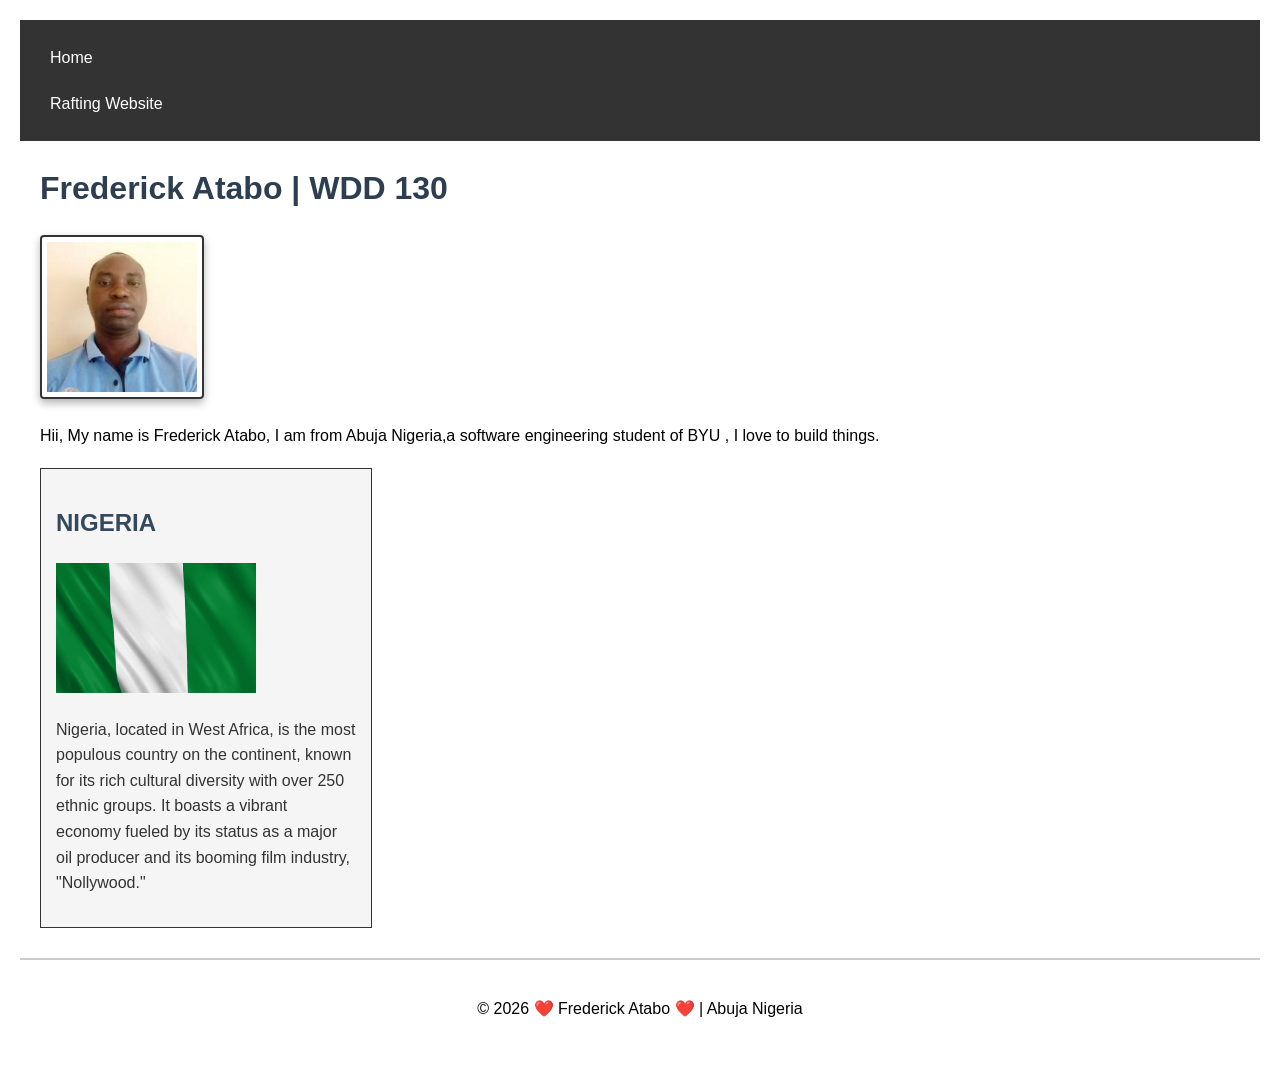
<file: index.html>
<!DOCTYPE html>
<html lang="en">

<head>
    <meta charset="UTF-8">
    <meta name="viewport" content="width=device-width, initial-scale=1.0">
    <meta name="description"
      content="The personal homepage of Frederick Atabo, a software engineering student from Abuja, Nigeria, showcasing his rafting website project for WDD 130">
    <meta name="author" content="Frederick Atabo">
    <link rel="stylesheet" href="styles/styles.css">
    <title>Frederick Atabo | WDD 130</title>
</head>

<body>
    <header>
        <nav>
            <a href="#">Home</a>

            <a href="wwr/">Rafting Website</a>
        </nav>
    </header>

    <main>
        <h1>Frederick Atabo | WDD 130 </h1>
        <img src="images/profile.jpg" alt="My name is Frederick Atabo" width="200">
        <p>Hii, My name is Frederick Atabo, I am from Abuja Nigeria,a software engineering
            student of BYU , I love to build things.
    </main>
    <aside>
        <h2>
            NIGERIA
        </h2>
        <img src="images/flag-ng.png" alt="Nigerian Flag" width="200">
        <p> Nigeria, located in West Africa, is the most populous country on the continent, known
            for its rich
            cultural diversity with over 250 ethnic groups. It boasts a vibrant economy fueled by
            its status as
            a major oil producer and its booming film industry, "Nollywood."</p>
    </aside>

    <footer>
        <p> &copy; 2026 ❤️ Frederick Atabo ❤️ | Abuja Nigeria </p>
    </footer>

</body>

</html>
</file>
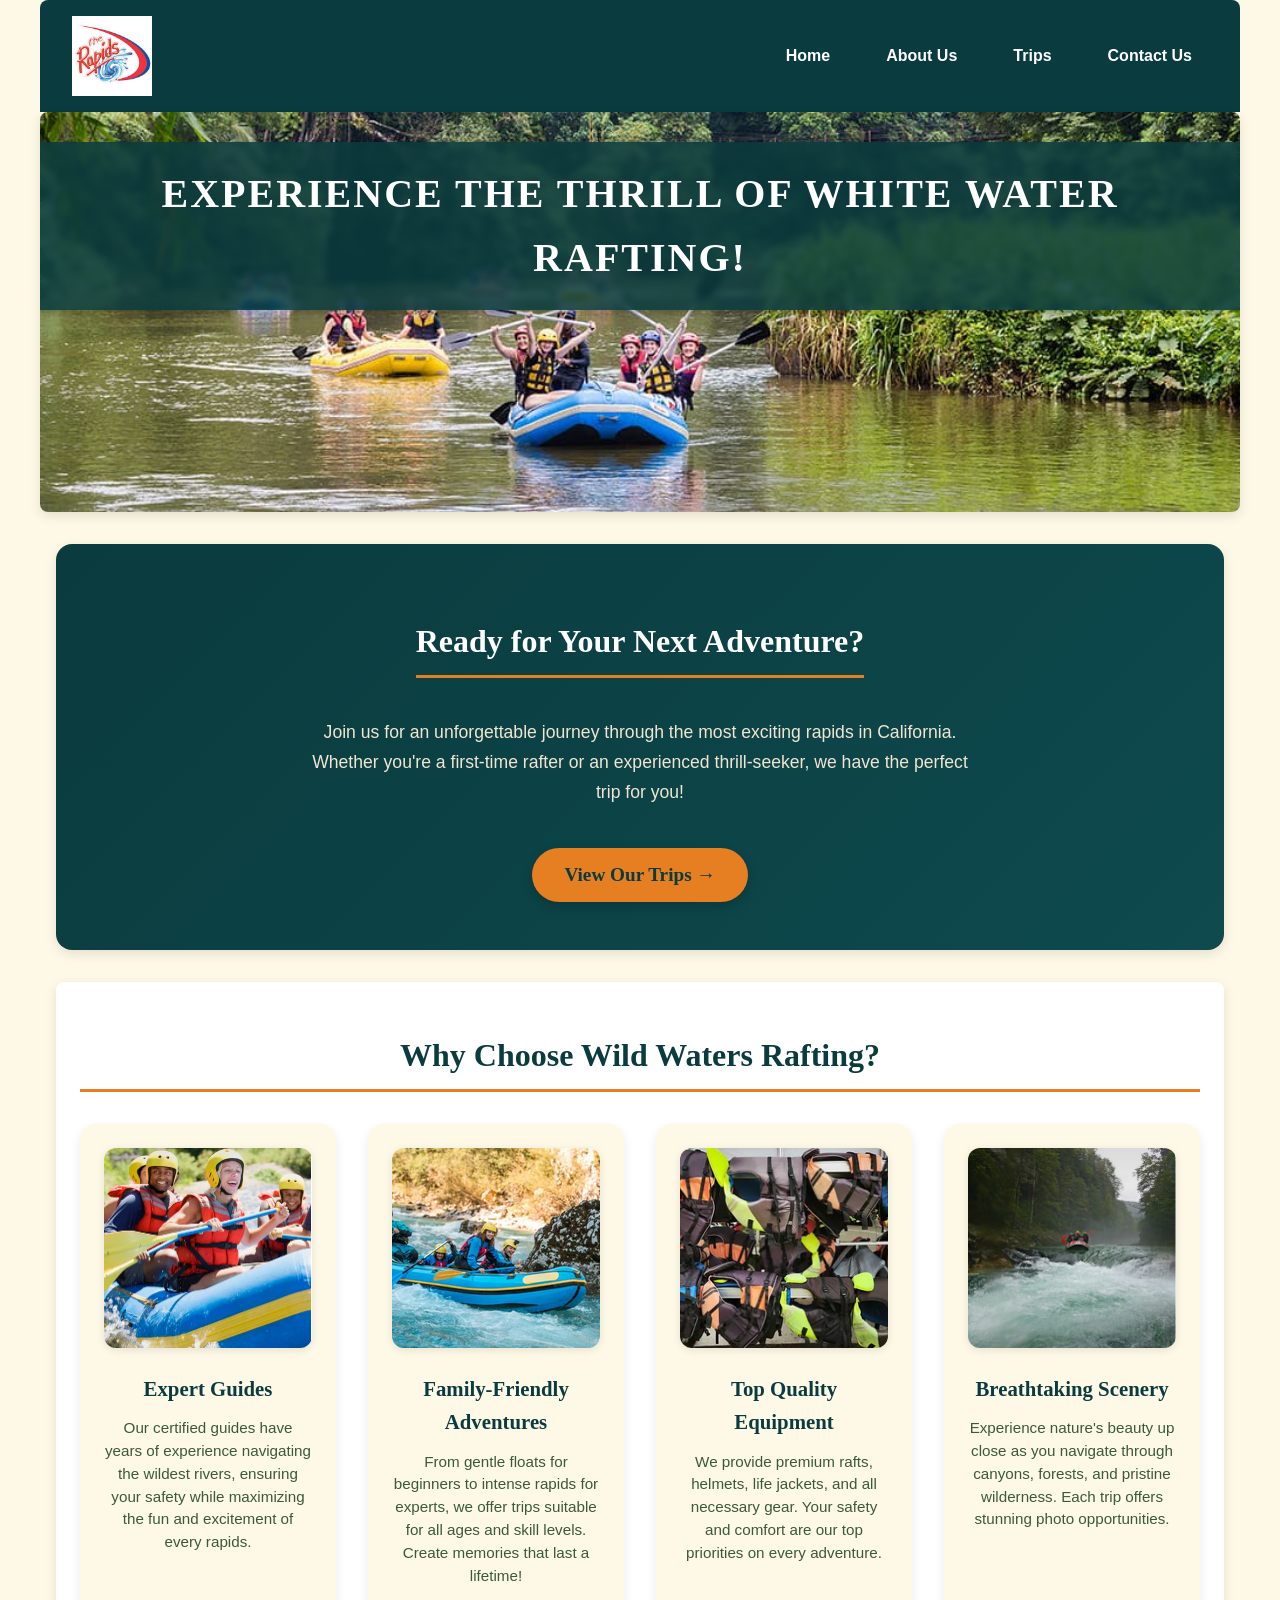
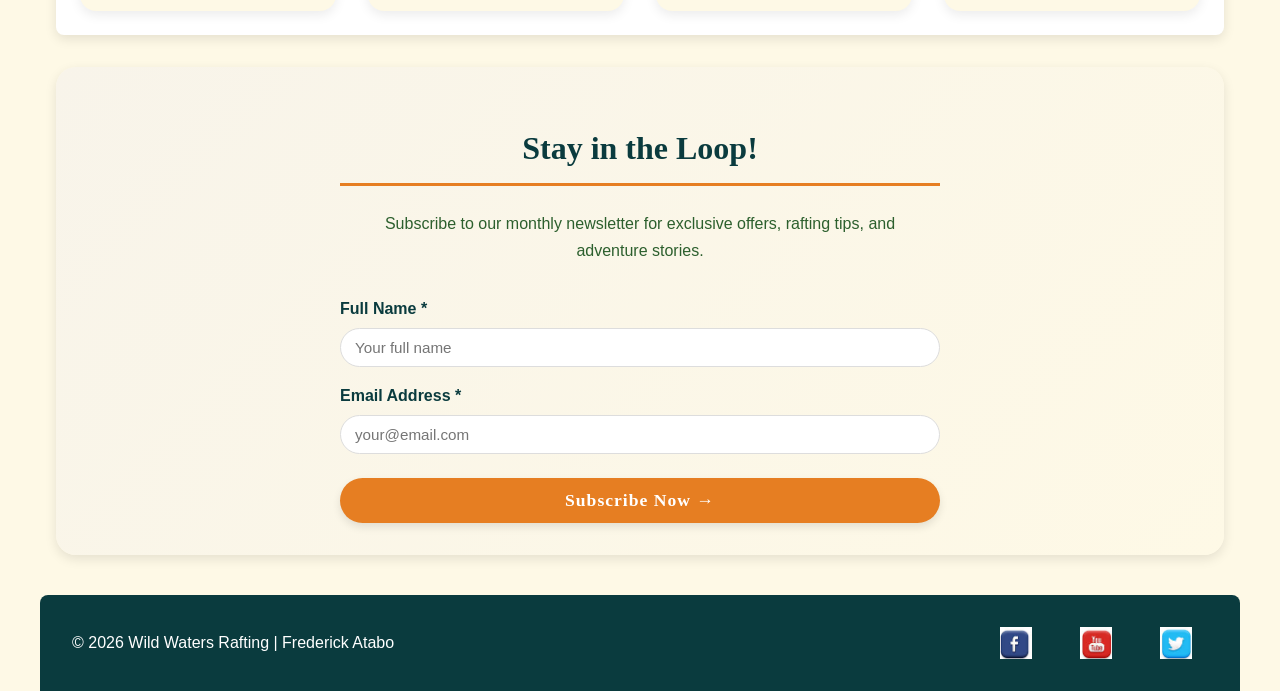
<file: wwr/index.html>
<!DOCTYPE html>
<html lang="en">

<head>
    <meta charset="UTF-8">
    <meta name="viewport" content="width=device-width, initial-scale=1.0">
    <meta name="description"
      content="Wild Waters Rafting offers unforgettable white water rafting adventures for families, friends, and thrill-seekers. Book your adventure today!">
    <meta name="author" content="Frederick Atabo">
    <link rel="stylesheet" href="styles/rafting.css">
    <title>Home | Wild Waters Rafting</title>
</head>

<body>

    <header>
        <div class="logo-box">
            <img src="images/logo.jpg" alt="Wild Waters Rafting Company Logo">
        </div>

        <nav>
            <a href="index.html">Home</a>
            <a href="about.html">About Us</a>
            <a href="trips.html">Trips</a>
            <a href="contact.html">Contact Us</a>
        </nav>
    </header>

    <main>
        <!-- Hero Section with heading message -->
        <div class="hero home-hero">
            <img src="images/hero.jpg" alt="Exciting white water rafting adventure on wild river"
              class="hero-bg">
            <h1>Experience the Thrill of White Water Rafting!</h1>
        </div>

        <!-- Call to Action Section -->
        <section class="cta-section">
            <div class="cta-content">
                <h2>Ready for Your Next Adventure?</h2>
                <p>Join us for an unforgettable journey through the most exciting rapids in
                    California.
                    Whether you're a first-time rafter or an experienced thrill-seeker, we have the
                    perfect trip for you!</p>
                <a href="trips.html" class="cta-button">View Our Trips →</a>
            </div>
        </section>

        <!-- CSS Grid Layout: Purpose and Offerings with images -->
        <section class="home-grid-section">
            <h2>Why Choose Wild Waters Rafting?</h2>
            <div class="features-grid">
                <!-- Feature 1 -->
                <div class="feature-card">
                    <img src="images/featured1.png"
                      alt="Professional rafting guide leading a group">
                    <h3>Expert Guides</h3>
                    <p>Our certified guides have years of experience navigating the wildest rivers,
                        ensuring your safety while maximizing the fun and excitement of every
                        rapids.</p>
                </div>

                <!-- Feature 2 -->
                <div class="feature-card">
                    <img src="images/featured2.png" alt="Family enjoying a rafting trip together">
                    <h3>Family-Friendly Adventures</h3>
                    <p>From gentle floats for beginners to intense rapids for experts, we offer
                        trips suitable for all ages and skill levels. Create memories that last a
                        lifetime!</p>
                </div>

                <!-- Feature 3 -->
                <div class="feature-card">
                    <img src="images/featured3.png" alt="Top quality rafting equipment">
                    <h3>Top Quality Equipment</h3>
                    <p>We provide premium rafts, helmets, life jackets, and all necessary gear. Your
                        safety and comfort are our top priorities on every adventure.</p>
                </div>

                <!-- Feature 4 -->
                <div class="feature-card">
                    <img src="images/featured4.png" alt="Scenic river views during rafting trip">
                    <h3>Breathtaking Scenery</h3>
                    <p>Experience nature's beauty up close as you navigate through canyons, forests,
                        and pristine wilderness. Each trip offers stunning photo opportunities.</p>
                </div>
            </div>
        </section>

        <!-- Newsletter Sign Up Form -->
        <section class="newsletter-section">
            <div class="newsletter-wrapper">
                <h2>Stay in the Loop!</h2>
                <p>Subscribe to our monthly newsletter for exclusive offers, rafting tips, and
                    adventure stories.</p>
                <form action="#" method="post" class="newsletter-form">
                    <div class="form-group">
                        <label for="newsletter-name">Full Name *</label>
                        <input type="text" id="newsletter-name" name="name"
                          placeholder="Your full name" required>
                    </div>
                    <div class="form-group">
                        <label for="newsletter-email">Email Address *</label>
                        <input type="email" id="newsletter-email" name="email"
                          placeholder="your@email.com" required>
                    </div>
                    <button type="submit" class="submit-button newsletter-btn">Subscribe Now
                        →</button>
                </form>
            </div>
        </section>
    </main>

    <footer>
        <p>&copy; 2026 Wild Waters Rafting | Frederick Atabo</p>
        <nav class="socialmedia">
            <a href="https://facebook.com" target="_blank">
                <img src="images/facebook.png" alt="Facebook">
            </a>
            <a href="https://youtube.com" target="_blank">
                <img src="images/youtube.png" alt="YouTube">
            </a>
            <a href="https://twitter.com" target="_blank">
                <img src="images/twitter.png" alt="Twitter">
            </a>
        </nav>
    </footer>

</body>

</html>
</file>
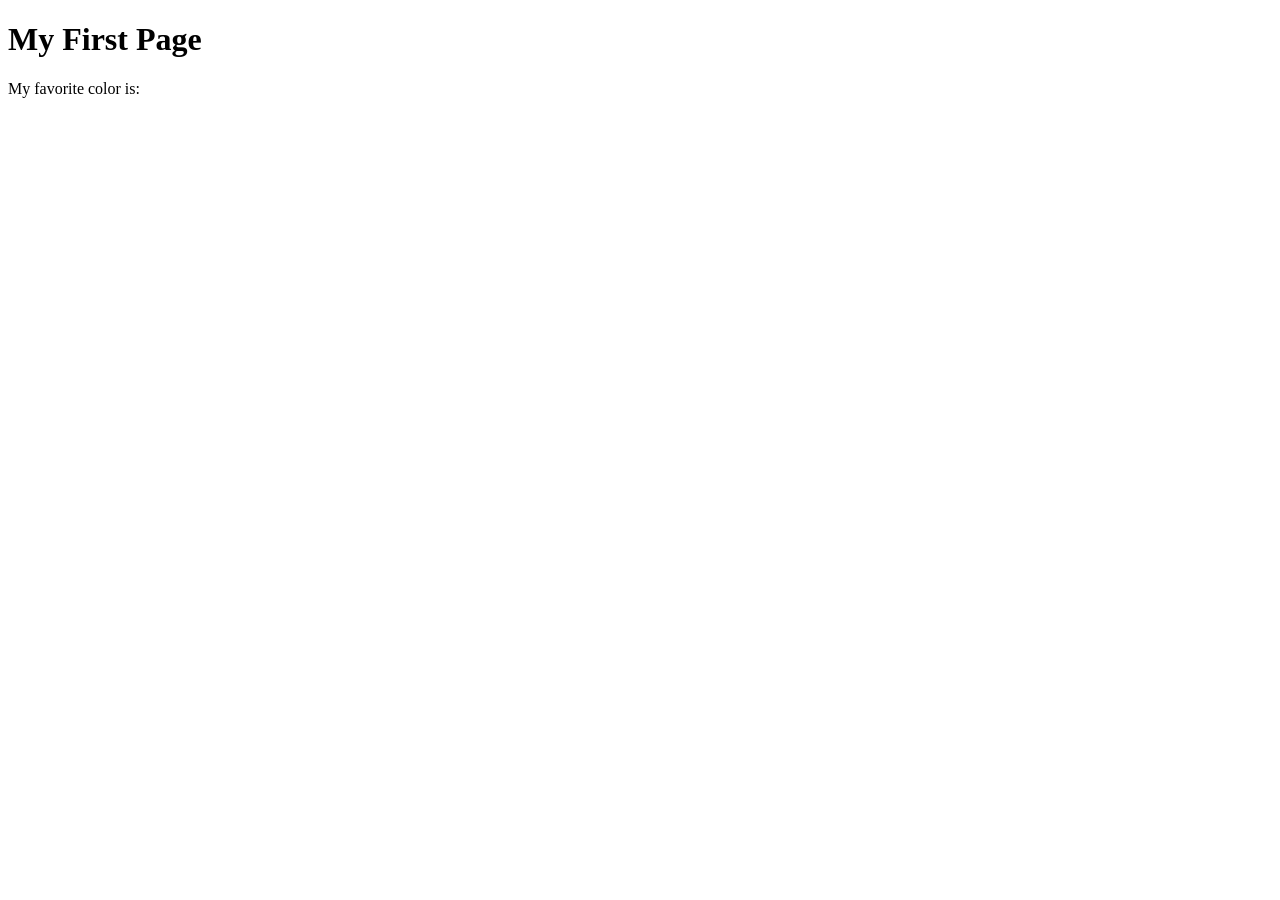
<file: week01/first-page.html>
<!DOCTYPE html>
<html lang="en">
<head>
    <meta charset="UTF-8">
    <meta name="viewport" content="width=device-width, initial-scale=1.0">
    <title>My First Page</title>
</head>
<body>
    <h1>My First Page</h1>
    <p>My favorite color is: </p>
</body>
</html>
</file>
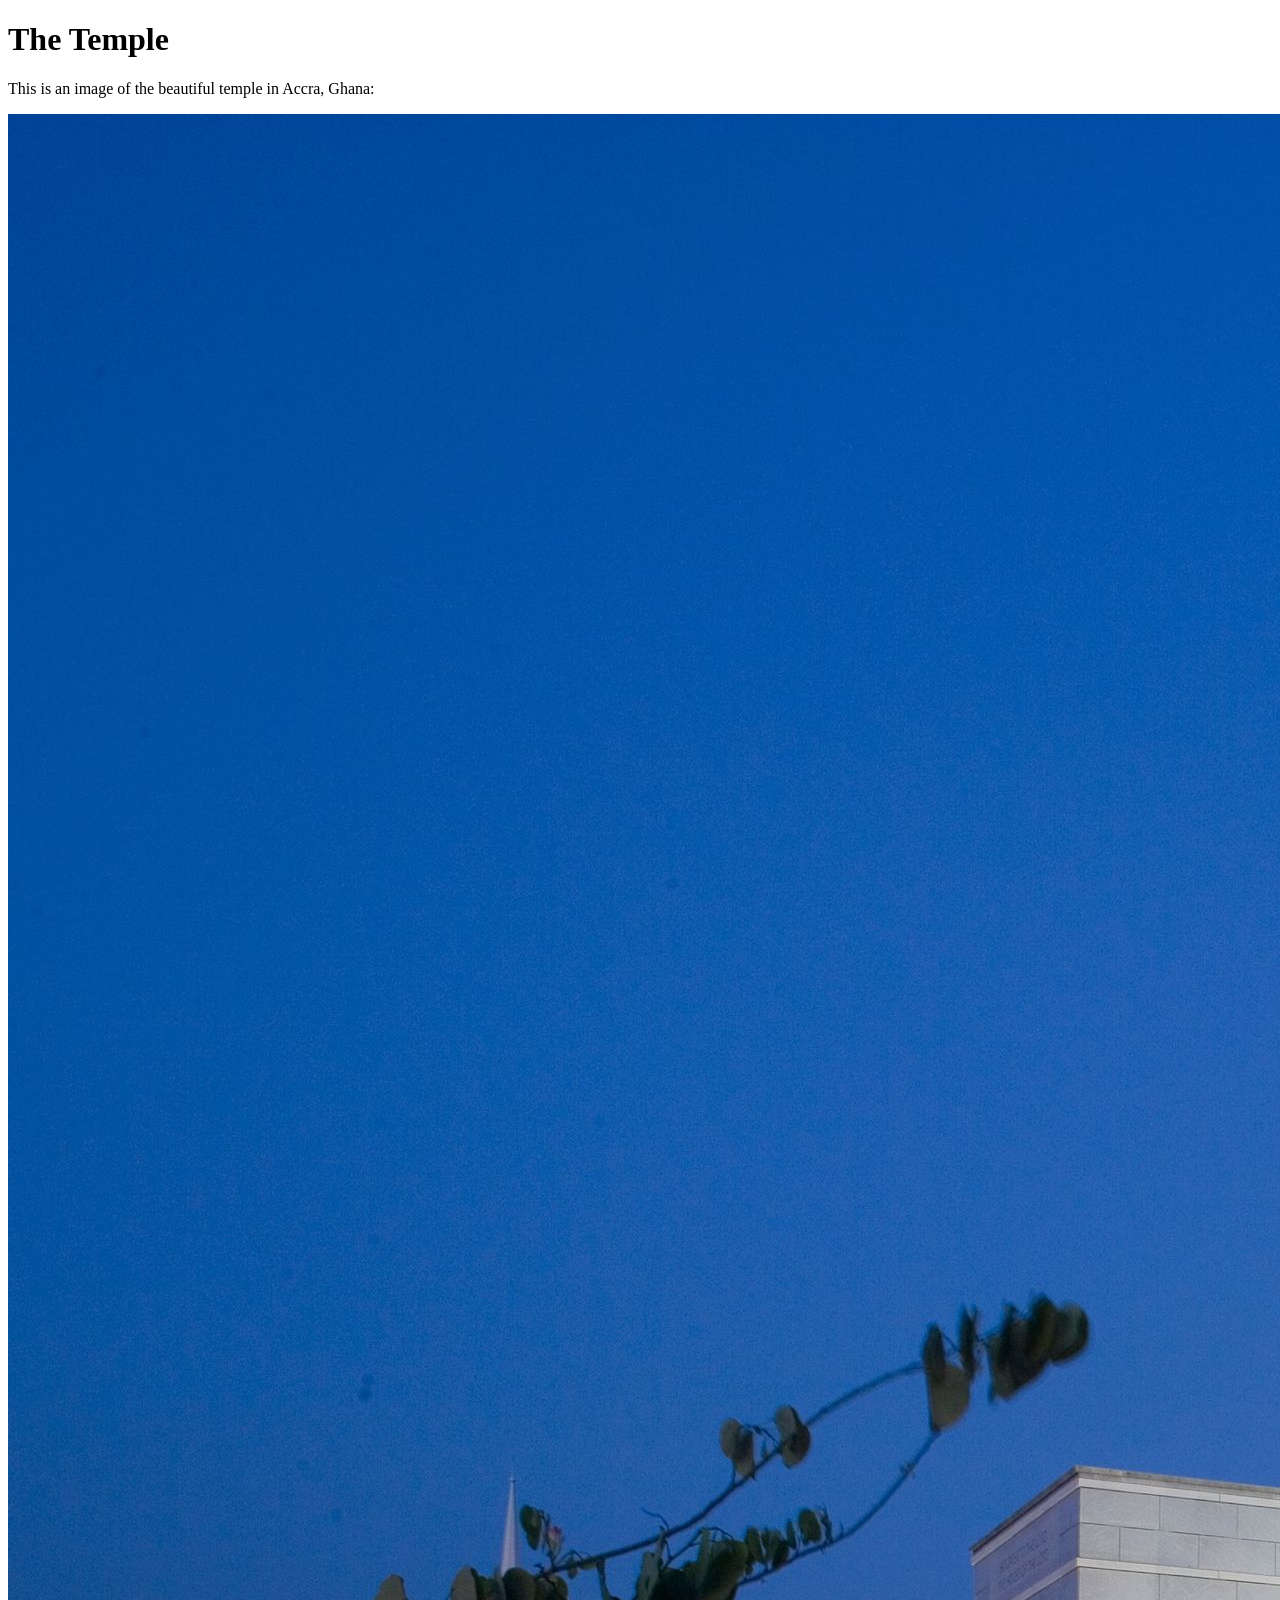
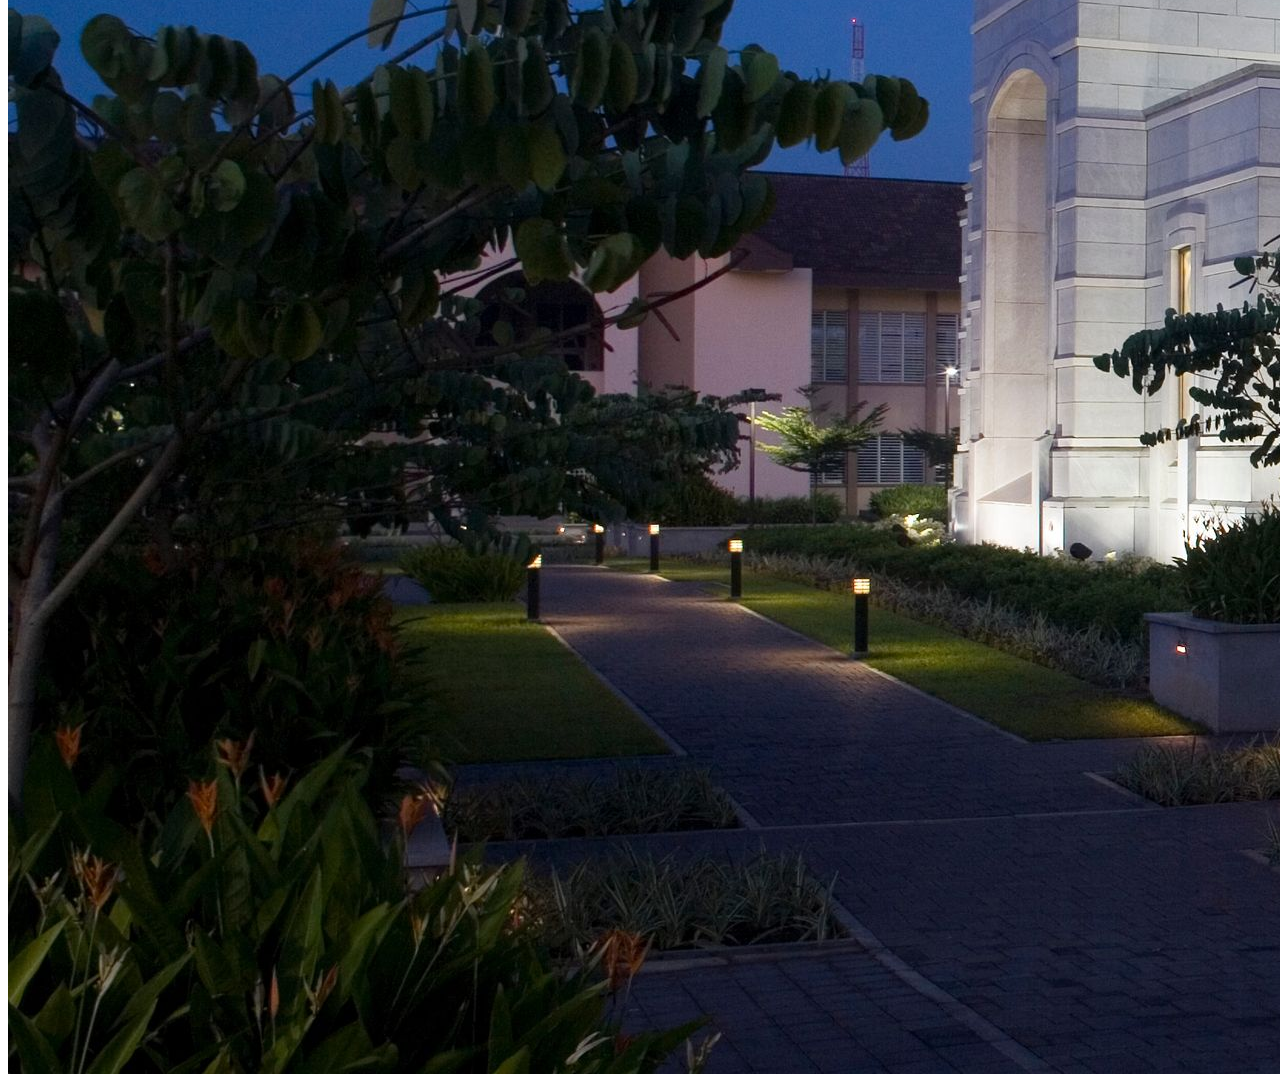
<file: week01/images.html>
<!DOCTYPE html>
<html lang="en">
<head>
    <meta charset="UTF-8">
    <meta name="viewport" content="width=device-width, initial-scale=1.0">
    <title>Temple Image</title>
</head>
<body>
    <h1>The Temple</h1>
    <p>This is an image of the beautiful temple in Accra, Ghana:</p>
    <img src="images/temple-large.jpeg" alt="The Accra Ghana Temple">
    
</body>
</html>
</file>
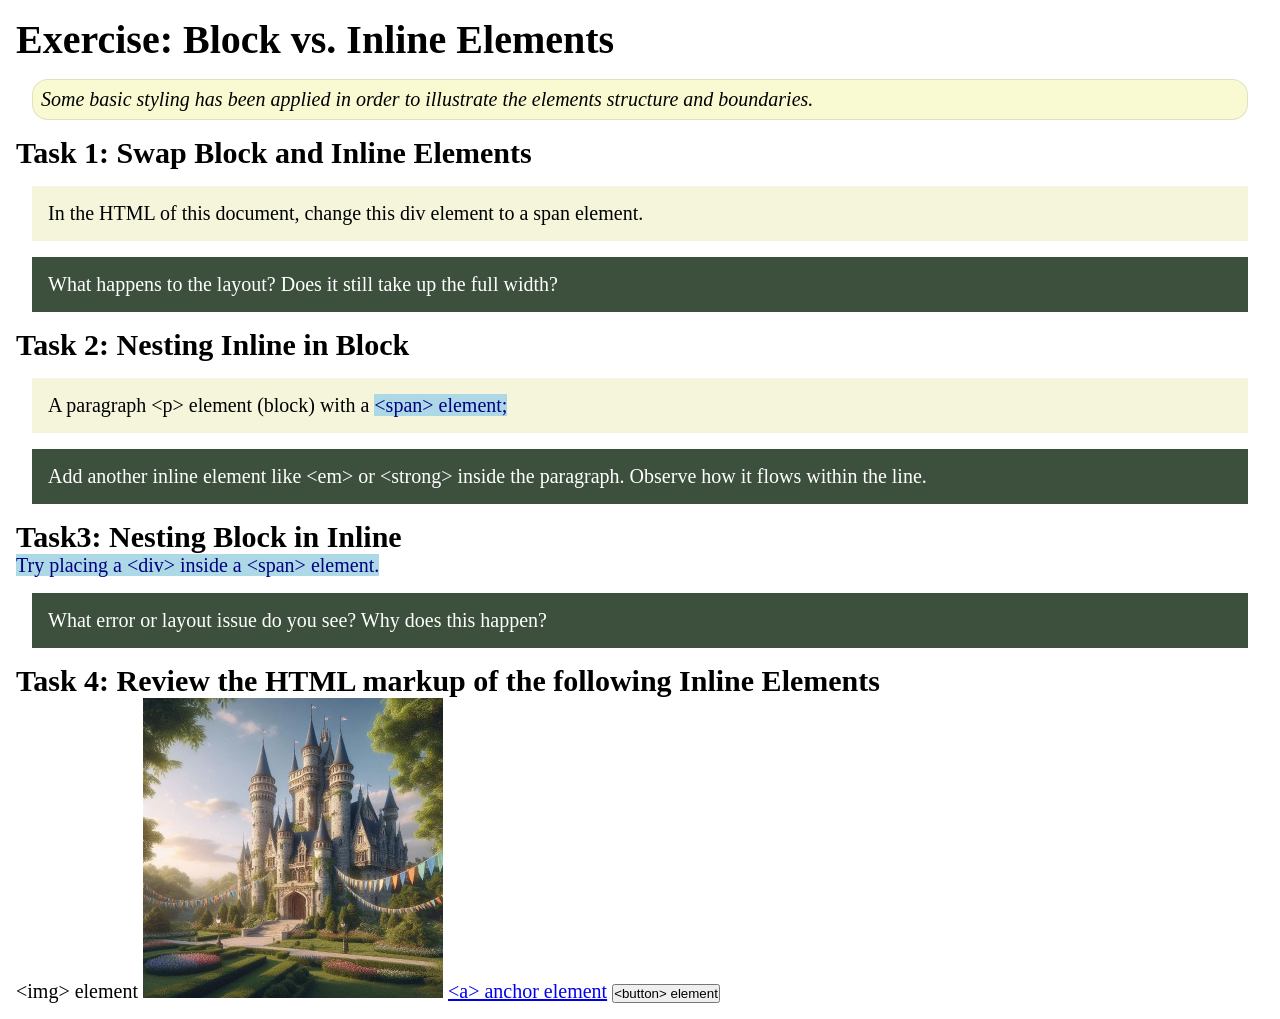
<file: week02/block-vs-inline.html>
<!DOCTYPE html>
<html lang="en">

<head>
    <meta charset="UTF-8">
    <meta name="viewport" content="width=device-width, initial-scale=1.0">
    <title>Exercise: Block vs. Inline Elements</title>
    <link rel="stylesheet" href="styles/block-vs-inline.css">
</head>

<body>
    <main>
        <h1>Exercise: Block vs. Inline Elements</h1>
        <p class="note">Some basic styling has been applied in order to illustrate the elements structure and
            boundaries.</p>

        <h2>Task 1: Swap Block and Inline Elements</h2>
        <div>In the HTML of this document, change this div element to a span element.</div>

        <p class="question">What happens to the layout? Does it still take up the full width?</p>

        <h2>Task 2: Nesting Inline in Block</h2>
        <p>A paragraph &lt;p&gt; element (block) with a <span>&lt;span&gt; element;</span></p>
        <p class="question">Add another inline element like &lt;em&gt; or &lt;strong&gt; inside the paragraph. Observe
            how it flows within the line.</p>

        <h2>Task3: Nesting Block in Inline</h2>
        <span>Try placing a &lt;div&gt; inside a &lt;span&gt; element.</span>
            <p class="question">What error or layout issue do you see? Why does this happen?</p>


            <h2>Task 4: Review the HTML markup of the following Inline Elements</h2>
        &lt;img&gt; element
        <img src="images/castle.webp" alt="placeholder image (images are inline)" width="300" height="300">
        <a href="https://churchofjesuschrist.org">&lt;a&gt; anchor element</a>
        <button type="button">&lt;button&gt; element</button>
    </main>
</body>

</html>
</file>
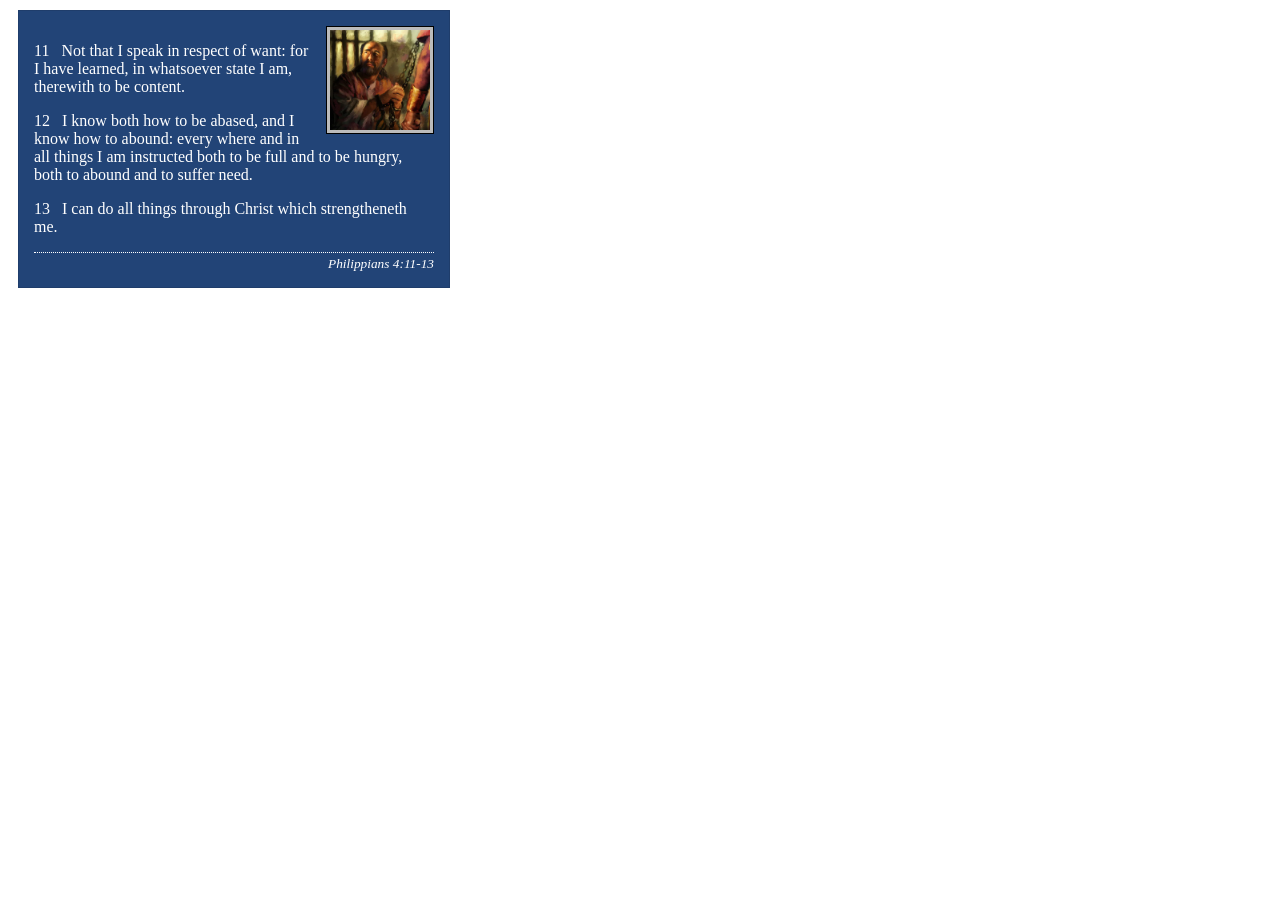
<file: week02/box-model-solution.html>
<!DOCTYPE html>
<html lang="en">
<head>
    <meta charset="UTF-8">
    <meta name="viewport" content="width=device-width, initial-scale=1.0">
    <title>Box Model Activity</title>
    <link rel="stylesheet" href="styles/box-model-solution.css">
</head>
<body>
    <main>
        <div class="callout">
            <img src="images/apostle-paul-imprisoned.webp" alt="Paul the Apostle - Imprisoned in Rome" width="200" height="200">
            <blockquote>
                <p>11 &nbsp; Not that I speak in respect of want: for I have learned, in whatsoever state I am, therewith to be content.</p>
                <p>12 &nbsp; I know both how to be abased, and I know how to abound: every where and in all things I am instructed both to be full and to be hungry, both to abound and to suffer need.</p>
                <p>13 &nbsp; I can do all things through Christ which strengtheneth me.</p>
            </blockquote>
            <cite>Philippians 4:11-13</cite>
        </div>
    </main>
</body>
</html>
</file>
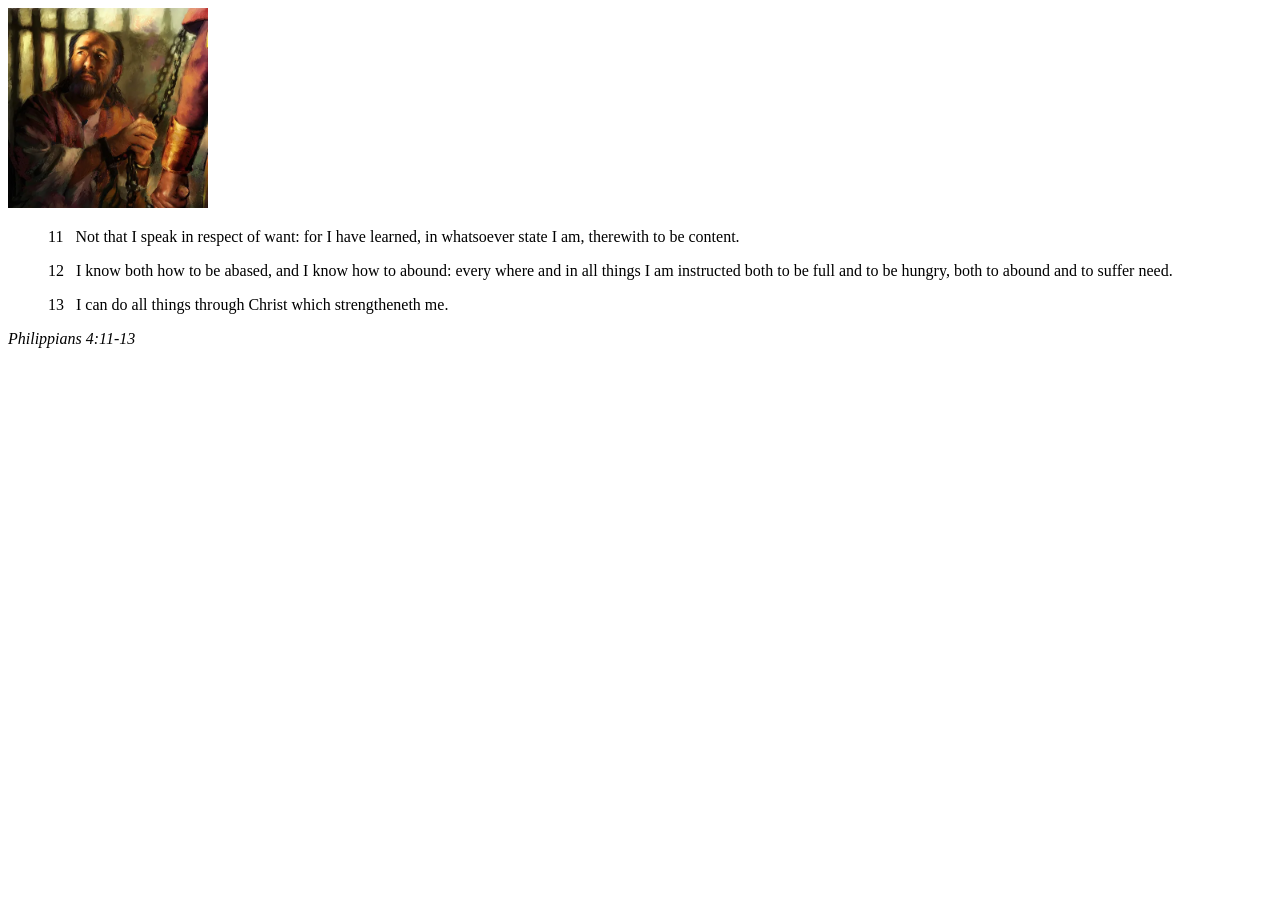
<file: week02/box-model.html>
<!DOCTYPE html>
<html lang="en">
<head>
    <meta charset="UTF-8">
    <meta name="viewport" content="width=device-width, initial-scale=1.0">
    <title>Box Model Activity</title>
</head>
<body>
    <main>
        <div class="callout">
            <img src="images/apostle-paul-imprisoned.webp" alt="Paul the Apostle - Imprisoned in Rome" width="200" height="200">
            <blockquote>
                <p>11 &nbsp; Not that I speak in respect of want: for I have learned, in whatsoever state I am, therewith to be content.</p>
                <p>12 &nbsp; I know both how to be abased, and I know how to abound: every where and in all things I am instructed both to be full and to be hungry, both to abound and to suffer need.</p>
                <p>13 &nbsp; I can do all things through Christ which strengtheneth me.</p>
            </blockquote>
            <cite>Philippians 4:11-13</cite>
        </div>
    </main>
</body>
</html>
</file>
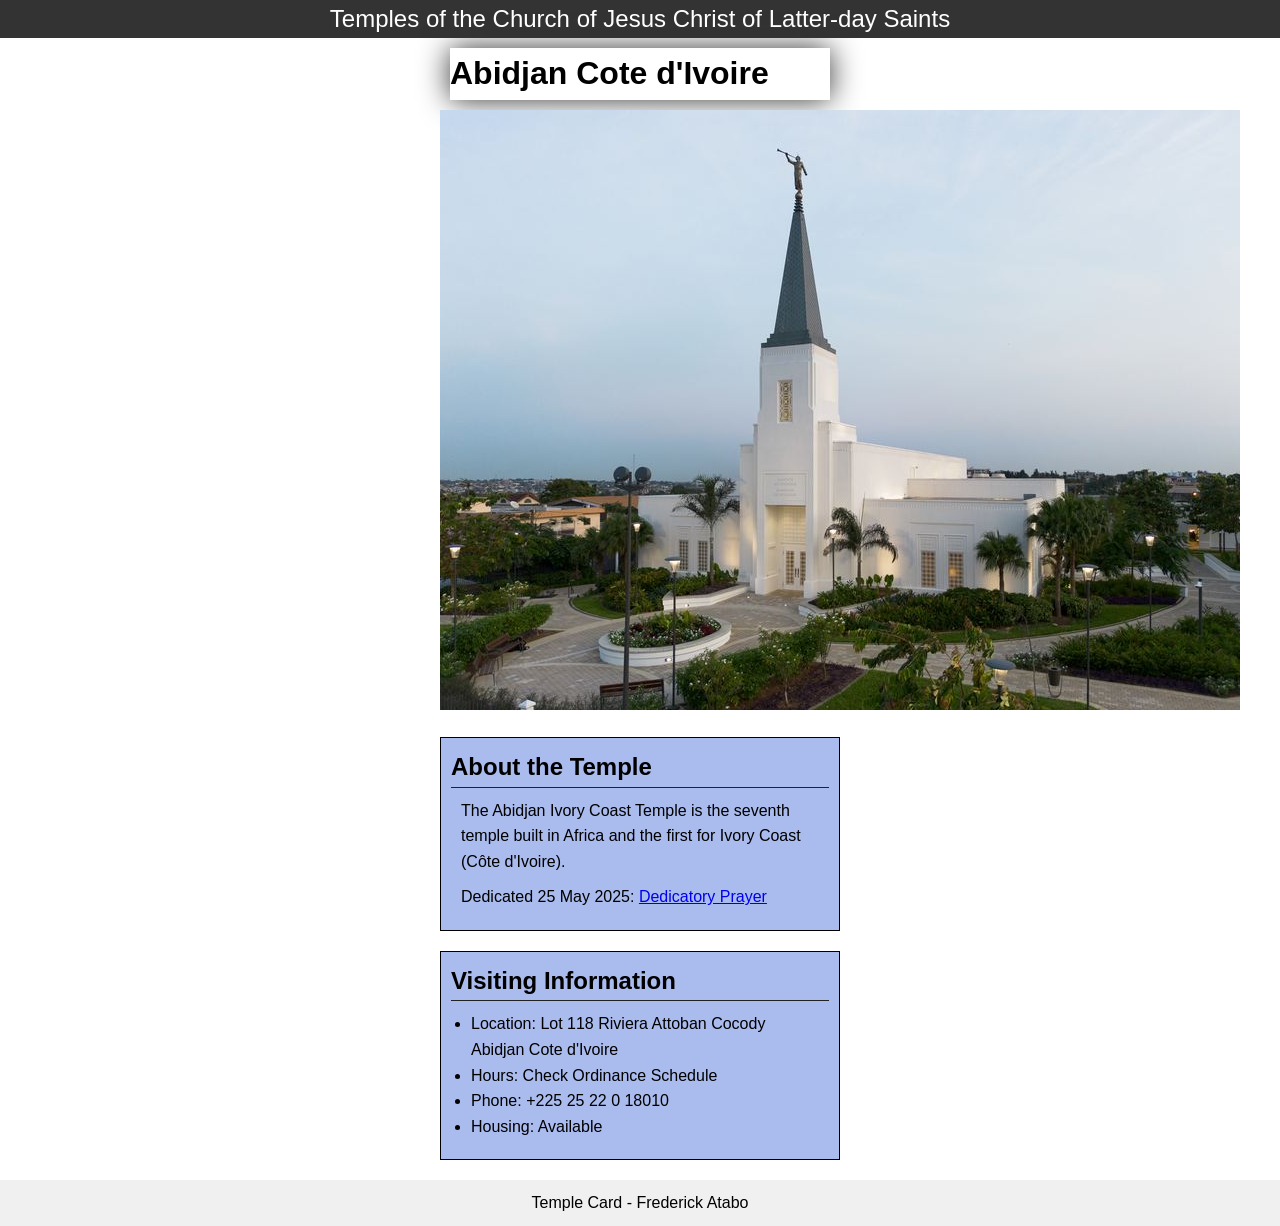
<file: week02/temple.html>
<!DOCTYPE html>
<html lang="en">

<head>
    <meta charset="UTF-8">
    <meta name="viewport" content="width=device-width, initial-scale=1.0">
    <link rel="stylesheet" href="styles/temple.css">
    <title>Temple Card - Abidjan Cote d'Ivoire</title>
</head>

<body>
    <header>
        <p>Temples of the Church of Jesus Christ of Latter-day Saints</p>
    </header>
    <main>
        <h1>Abidjan Cote d'Ivoire</h1>
        <picture>
            <img src="images/abidjan-ivory-coast.jpeg" alt="Abidjan Cote d'Ivoire Temple">
        </picture>
        <section>
            <h2>About the Temple</h2>
            <p>The Abidjan Ivory Coast Temple is the seventh temple built in Africa and the first
                for Ivory Coast (Côte
                d'Ivoire).</p>
            <p>Dedicated 25 May 2025: <a
                  href="https://www.churchofjesuschrist.org/temples/dedicatory-prayer/abidjan-ivory-coast-temple/2025-05-25?lang=eng"
                  target="_blank" rel="noopener noreferrer">Dedicatory Prayer</a></p>
        </section>
        <section>
            <h2>Visiting Information</h2>
            <ul>
                <li>Location: Lot 118 Riviera Attoban Cocody Abidjan Cote d'Ivoire</li>
                <li>Hours: Check Ordinance Schedule</li>
                <li>Phone: +225 25 22 0 18010</li>
                <li>Housing: Available</li>
            </ul>
        </section>
    </main>
    <footer>
        <p>Temple Card - Frederick Atabo</p>
    </footer>
</body>

</html>
</file>
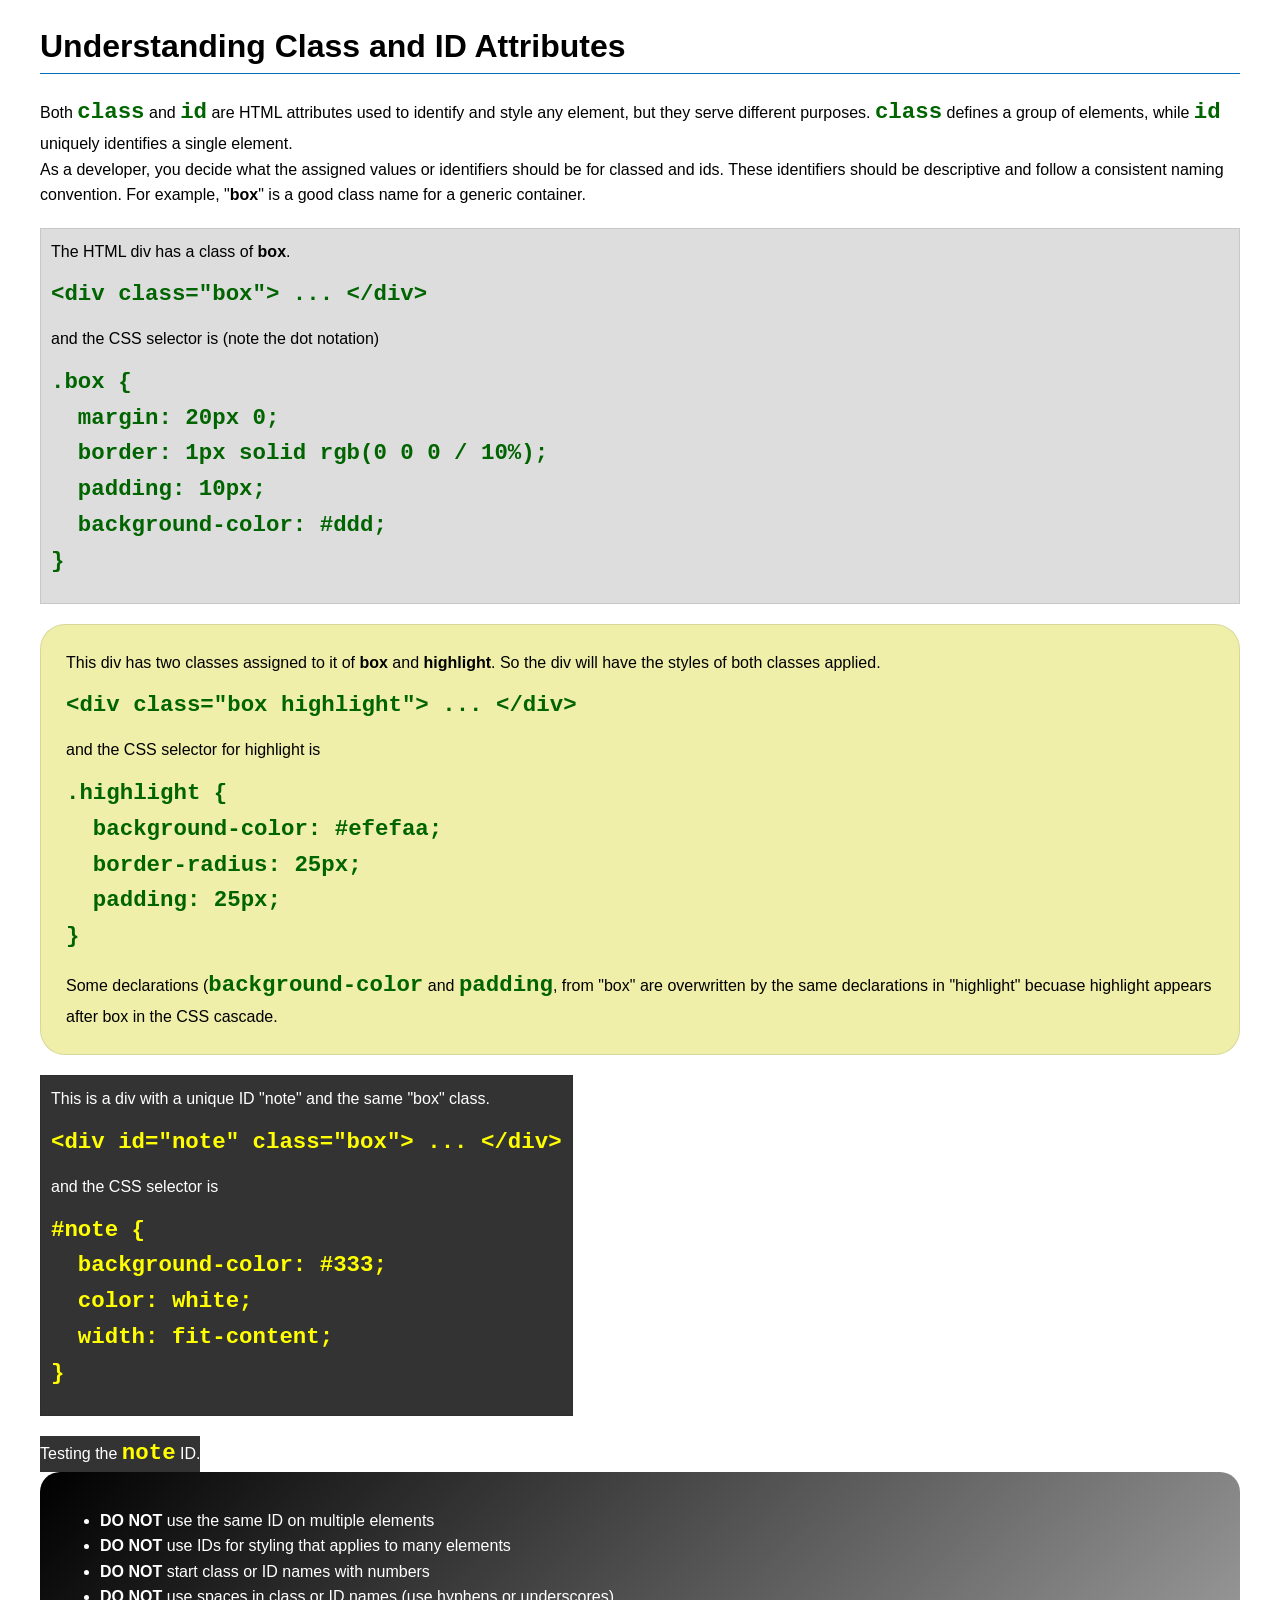
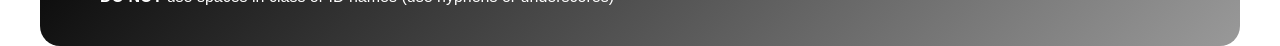
<file: week03/class-and-id.html>
<!DOCTYPE html>
<html lang="en">

<head>
    <meta charset="UTF-8">
    <meta name="viewport" content="width=device-width, initial-scale=1.0">
    <title>Class vs ID Attributes</title>
    <link rel="stylesheet" href="styles/class-and-id.css">
</head>

<body>
    <h1>Understanding Class and ID Attributes</h1>
    <p>Both <code>class</code> and <code>id</code> are HTML attributes used to identify and style any element, but they
        serve different purposes. <code>class</code> defines a group of elements, while <code>id</code> uniquely
        identifies a single element.</p>
    <p>As a developer, you decide what the assigned values or identifiers should be for classed and ids. These
        identifiers should be
        descriptive and follow a consistent naming convention. For example, "<strong>box</strong>" is a good class name
        for a generic container.</p>
    <div class="box">
        <p>The HTML div has a class of <strong>box</strong>.</p>
        <pre><code class="html">&lt;div class="box"&gt; ... &lt;/div&gt;</code></pre>
        and the CSS selector is (note the dot notation)
        <pre><code class="css">.box {
  margin: 20px 0;
  border: 1px solid rgb(0 0 0 / 10%);
  padding: 10px;
  background-color: #ddd; 
}</code></pre>
    </div>

    <div class="box highlight">
        <p>This div has two classes assigned to it of <strong>box</strong> and <strong>highlight</strong>. So the div
            will have the styles of both classes applied.</p>
        <pre><code class="html">&lt;div class="box highlight"&gt; ... &lt;/div&gt;</code></pre>
        and the CSS selector for highlight is
        <pre><code class="css">.highlight {
  background-color: #efefaa;
  border-radius: 25px;
  padding: 25px;
}</code></pre>
<p>Some declarations (<code>background-color</code> and <code>padding</code>, from "box" are overwritten by the same declarations in "highlight" becuase highlight appears after box in the CSS cascade.</p>
    </div>

    <div id="note" class="box">
        <p>This is a div with a unique ID "note" and the same "box" class.</p>
        <pre><code class="html">&lt;div id="note" class="box"&gt; ... &lt;/div&gt;</code></pre>
        and the CSS selector is
        <pre><code class="css">#note {
  background-color: #333;
  color: white;
  width: fit-content;
}</code></pre>
    </div>

    <div id="note">
        <p>Testing the <code>note</code> ID.</p>
    </div>

    <section id="best-practice">
        <ul>
            <li><strong>DO NOT</strong> use the same ID on multiple elements</li>
            <li><strong>DO NOT</strong> use IDs for styling that applies to many elements</li>
            <li><strong>DO NOT</strong> start class or ID names with numbers</li>
            <li><strong>DO NOT</strong> use spaces in class or ID names (use hyphens or underscores)</li>
        </ul>
    </section>




</body>

</html>
</file>
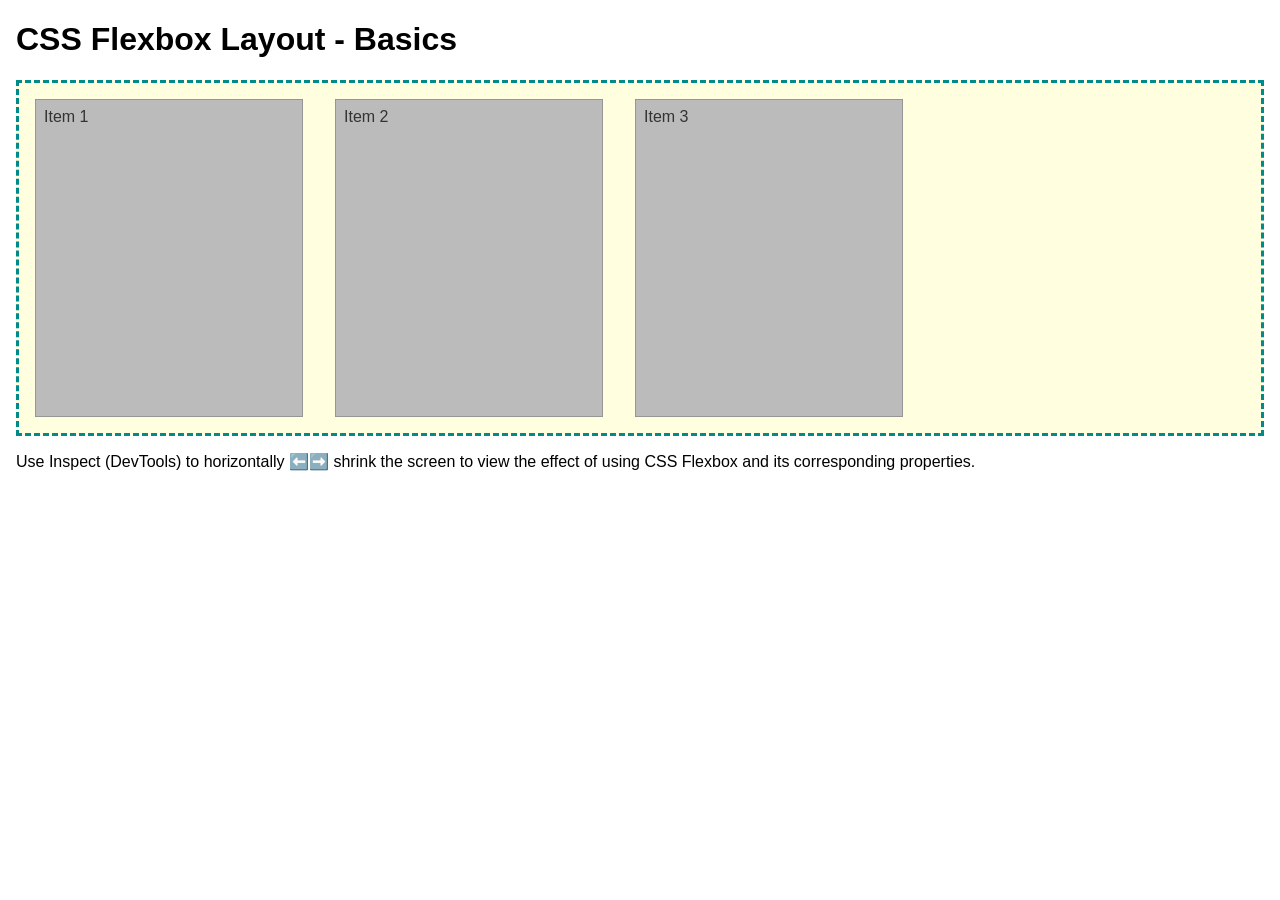
<file: week04/flexbox-layout.html>
<!DOCTYPE html>
<html lang="en">
<head>
    <meta charset="UTF-8">
    <meta name="viewport" content="width=device-width, initial-scale=1.0">
    <title>CSS Flexbox Layout - Basics</title>
    <link rel="stylesheet" href="styles/flexbox.css">
</head>
<body>
    <main>
        <h1>CSS Flexbox Layout - Basics</h1>
        <div class="flex-container">
            <div class="flex-item item1">Item 1</div>
            <div class="flex-item item2">Item 2</div>
            <div class="flex-item item3">Item 3</div>
        </div>
        <p>Use Inspect (DevTools) to horizontally ⬅️➡️ shrink the screen to view the effect of using CSS Flexbox and its corresponding properties.</p>
    </main>
</body>
</html>
</file>
<file: styles/styles.css>
/* CSS Variables - only for repeated values */
:root {
    /* Repeated colors */
    --primary-dark: #333;
    /* Used in nav, aside border, main img border */
    --text-dark: #333;
    /* Used in aside color */
    --border-light: #ccc;
    /* Used in footer border-top */

    /* Repeated spacing - padding and margin values that appear multiple times */
    --spacing-sm: 15px;
    /* Used in nav padding, aside padding */
    --spacing-md: 20px;
    /* Used in body padding, footer padding (20px 0), aside margin */
}

/* Main selector - limit its width */
main {
    max-width: 1200px;
    margin: 0 auto;
}

/* Nav rule with background-color and padding */
nav {
    background-color: var(--primary-dark);
    padding: var(--spacing-sm);
}

/* Nav a rule with color, padding, and display: block */
nav a {
    color: white;
    padding: 10px 15px;
    display: block;
    text-decoration: none;
}

/* Optional: nav a hover for better UX */
nav a:hover {
    background-color: #555;
    /* Only appears once - no variable needed */
}

/* Aside element styling */
aside {
    width: 300px;
    /* Only appears once */
    margin: var(--spacing-md);
    border: 1px solid var(--primary-dark);
    padding: var(--spacing-sm);
    background-color: #f5f5f5;
    /* Only appears once */
    color: var(--text-dark);
}

/* Images inside aside */
aside img {
    width: 200px;
    /* Only appears once */
    height: auto;
}

/* Main img rule with required declarations */
main img {
    width: 150px;
    /* Only appears once */
    height: auto;
    border: 2px solid var(--primary-dark);
    padding: 5px;
    /* Only appears once */
    box-shadow: 0 4px 8px rgba(0, 0, 0, 0.3);
    border-radius: 4px;
}

/* Paragraph padding */
p {
    padding: 0;
}

/* Footer styling */
footer {
    margin-top: 30px;
    /* Only appears once */
    border-top: 2px solid var(--border-light);
    text-align: center;
    padding: var(--spacing-md) 0;
}

/* h1 rule with color declaration */
h1 {
    color: #2c3e50;
    /* Only appears once */
}

/* Additional h2 styling (optional) */
h2 {
    color: #34495e;
    /* Only appears once */
}

/* Body styling for better appearance */
body {
    font-family: Arial, sans-serif;
    /* Only appears once */
    line-height: 1.6;
    /* Only appears once */
    margin: 0;
    padding: var(--spacing-md);
    background-color: #fff;
    /* Only appears once */
}

/* Header styling */
header {
    background-color: #444;
    /* Only appears once */
    margin-bottom: var(--spacing-md);
}
</file>
<file: wwr/styles/rafting.css>
/* rafting.css - Rafting Company Website Styles */

/* ===== CSS VARIABLES - ONLY REPEATED VALUES ===== */
:root {
    /* Repeated color values */
    --primary-color: #0a3b3e;
    /* Used in headings, nav background, footer */
    --secondary-color: #e67e22;
    /* Used in borders, hover states, buttons */
    --accent1-color: #2c5f2d;
    /* Used in body text color */
    --text-light: #ffffff;
    /* Used for text on dark backgrounds */

    /* Repeated font values */
    --body-font: 'Segoe UI', 'Roboto', 'Open Sans', Arial, sans-serif;
    --heading-font: 'Georgia', 'Times New Roman', 'Merriweather', serif;
}

/* ===== RESET BOX MODEL ===== */
* {
    margin: 0;
    padding: 0;
    box-sizing: border-box;
}

/* ===== BODY STYLES ===== */
body {
    font-family: var(--body-font);
    color: var(--accent1-color);
    background-color: #fef9e6;
    line-height: 1.6;
}

/* ===== PAGE WIDTH & CENTERING ===== */
header,
main,
footer {
    width: 100%;
    max-width: 1200px;
    margin: 0 auto;
}

/* ===== HEADINGS STYLES ===== */
h1,
h2,
h3,
h4 {
    font-family: var(--heading-font);
    color: var(--primary-color);
    font-weight: 700;
}

h1 {
    font-size: 2.5rem;
    margin-bottom: 1rem;
}

h2 {
    font-size: 2rem;
    margin: 1.5rem 0 1rem;
    border-bottom: 3px solid var(--secondary-color);
    display: inline-block;
    padding-bottom: 0.5rem;
}

/* ===== HEADER STYLES WITH CSS GRID ===== */
header {
    display: grid;
    grid-template-columns: auto 1fr;
    align-items: center;
    gap: 2rem;
    background-color: var(--primary-color);
    padding: 1rem 2rem;
    border-radius: 8px 8px 0 0;
}

.logo-box img {
    width: 80px;
    height: auto;
    display: block;
}

/* Navigation using FLEX for horizontal layout */
nav {
    display: flex;
    justify-content: flex-end;
    gap: 1.5rem;
    background-color: transparent;
    margin: 0;
    padding: 0;
}

nav a {
    color: var(--text-light);
    text-decoration: none;
    font-weight: 600;
    padding: 0.5rem 1rem;
    transition: all 0.3s ease;
    border-radius: 8px;
    white-space: nowrap;
}

nav a:hover {
    background-color: var(--secondary-color);
    color: var(--primary-color);
}

/* ===== PARAGRAPH STYLES ===== */
p {
    margin: 16px;
    padding: 8px;
    line-height: 1.7;
}

/* ===== SECTION STYLES ===== */
section {
    margin: 16px;
    padding: 24px;
    background-color: #ffffff;
    border-radius: 8px;
    box-shadow: 0 4px 12px rgba(0, 0, 0, 0.1);
}

/* ===== ARTICLE STYLES ===== */
article {
    margin: 16px;
    padding: 20px;
    background-color: rgba(255, 255, 255, 0.95);
    border-radius: 8px;
    box-shadow: 0 4px 12px rgba(0, 0, 0, 0.1);
}

/* ===== HERO DIV STYLES ===== */
.hero {
    position: relative;
    margin: 0;
    padding: 0;
    overflow: hidden;
    border-radius: 8px;
    box-shadow: 0 4px 12px rgba(0, 0, 0, 0.1);
}

/* Hero image - fills entire div width */
.hero img {
    display: block;
    width: 100%;
    height: auto;
    object-fit: cover;
}

/* Hero h1 - positioned over the image */
.hero h1 {
    position: absolute;
    top: 30px;
    left: 0;
    width: 100%;
    padding: 20px;
    text-align: center;
    background-color: rgba(10, 59, 62, 0.85);
    color: var(--text-light);
    font-size: 2.2rem;
    letter-spacing: 2px;
    text-transform: uppercase;
    backdrop-filter: blur(3px);
    margin: 0;
    border-radius: 0;
    z-index: 10;
    box-shadow: 0 2px 10px rgba(0, 0, 0, 0.3);
}

/* Hero article - positioned over the image */
.hero article {
    position: absolute;
    bottom: 40px;
    right: 40px;
    left: 40px;
    background-color: rgba(44, 95, 45, 0.9);
    color: var(--text-light);
    padding: 20px 30px;
    border-radius: 8px;
    backdrop-filter: blur(2px);
    max-width: 60%;
    margin: 0;
    box-shadow: 0 4px 20px rgba(0, 0, 0, 0.3);
    border-left: 5px solid var(--secondary-color);
}

/* Responsive article positioning */
@media (max-width: 768px) {
    .hero article {
        position: relative;
        bottom: auto;
        right: auto;
        left: auto;
        max-width: 100%;
        margin-top: -5px;
        border-radius: 0 0 8px 8px;
    }

    .hero h1 {
        font-size: 1.5rem;
        top: 15px;
        padding: 12px;
    }
}

/* Image inside hero article - floated right */
.hero article img {
    float: right;
    width: 125px;
    margin: 0 0 15px 20px;
    border-radius: 50%;
    border: 3px solid var(--secondary-color);
    box-shadow: 0 4px 8px rgba(0, 0, 0, 0.2);
}

/* Clearfix for article content */
.hero article p {
    margin: 0;
    padding: 0;
    color: var(--text-light);
    line-height: 1.6;
}

/* ===== HISTORY SECTION WITH GRID LAYOUT ===== */
.history {
    text-align: center;
}

.history-content {
    display: grid;
    grid-template-columns: 1fr auto 1fr;
    gap: 2rem;
    align-items: start;
    margin-top: 2rem;
}

.history-content p {
    margin: 0;
    text-align: left;
}

.history-content img {
    width: 200px;
    height: 150px;
    object-fit: cover;
    border-radius: 8px;
    box-shadow: 0 4px 12px rgba(0, 0, 0, 0.1);
}

/* ===== ADVENTURE SECTION WITH FLEXBOX ===== */
.adventure {
    background-color: #f8f4ea;
}

.adventure h2 {
    display: block;
    text-align: center;
    margin-bottom: 2rem;
}

/* Adventure gallery - horizontal layout */
.adventure-gallery {
    display: flex;
    flex-wrap: wrap;
    justify-content: space-between;
    gap: 1rem;
    margin-top: 30px;
}

.adventure-gallery figure {
    flex: 1;
    min-width: 150px;
    margin: 0;
    text-align: center;
    transition: transform 0.3s ease;
}

.adventure-gallery figure:hover {
    transform: scale(1.05);
}

.adventure-gallery img {
    width: 100%;
    height: 150px;
    object-fit: cover;
    border-radius: 8px;
    box-shadow: 0 4px 12px rgba(0, 0, 0, 0.1);
}

.adventure-gallery figcaption {
    margin-top: 8px;
    font-weight: bold;
    color: var(--primary-color);
}

/* ===== FOOTER STYLES ===== */
footer {
    background-color: var(--primary-color);
    color: var(--text-light);
    padding: 1.5rem 2rem;
    margin-top: 40px;
    display: flex;
    justify-content: space-between;
    align-items: center;
    flex-wrap: wrap;
    gap: 1rem;
    border-radius: 8px 8px 0 0;
}

footer p {
    margin: 0;
    padding: 0;
    color: var(--text-light);
}

/* Social media links - arranged horizontally to the right */
.socialmedia {
    display: flex;
    gap: 1rem;
    align-items: center;
}

.socialmedia a {
    text-decoration: none;
    display: inline-block;
    transition: transform 0.3s ease;
}

.socialmedia a:hover {
    transform: translateY(-3px);
}

.socialmedia img {
    width: 32px;
    height: 32px;
    display: block;
}

/* ===== RESPONSIVE DESIGN ===== */
@media (max-width: 768px) {

    header,
    main,
    footer {
        width: 95%;
    }

    h1 {
        font-size: 1.8rem;
    }

    h2 {
        font-size: 1.5rem;
    }

    /* Responsive header */
    header {
        grid-template-columns: 1fr;
        text-align: center;
        gap: 1rem;
        padding: 1rem;
    }

    .logo-box img {
        margin: 0 auto;
    }

    nav {
        justify-content: center;
        flex-wrap: wrap;
    }

    nav a {
        white-space: normal;
    }

    /* Responsive history section */
    .history-content {
        grid-template-columns: 1fr;
        gap: 1.5rem;
    }

    .history-content img {
        justify-self: center;
    }

    /* Responsive adventure section */
    .adventure-gallery {
        flex-direction: column;
        align-items: center;
    }

    .adventure-gallery figure {
        width: 100%;
        max-width: 300px;
    }

    /* Responsive footer */
    footer {
        flex-direction: column;
        text-align: center;
    }

    .socialmedia {
        justify-content: center;
    }

    .hero article img {
        width: 80px;
        margin: 0 0 10px 15px;
    }

    .hero h1 {
        font-size: 1.2rem;
        top: 10px;
        padding: 10px;
    }

    section {
        padding: 15px;
    }
}

@media (max-width: 480px) {
    .hero article img {
        float: none;
        display: block;
        margin: 0 auto 15px auto;
        width: 100px;
    }

    .hero article {
        text-align: center;
    }

    .adventure-gallery img {
        height: 120px;
    }
}

/* ========================================== */
/* ===== ADDITIONAL CONTACT PAGE STYLES ===== */
/* ========================================== */

/* Company info block at top */
.company-info-block {
    text-align: center;
    background: #fef9e6;
    border-radius: 20px;
    margin-bottom: 2rem;
}

.company-info-block h2 {
    border-bottom: none;
    display: block;
    margin-bottom: 0.5rem;
}

.contact-address {
    font-style: normal;
    line-height: 1.8;
    background: white;
    padding: 1rem;
    border-radius: 24px;
    max-width: 500px;
    margin: 0 auto;
    box-shadow: 0 2px 8px rgba(0, 0, 0, 0.05);
    font-size: 1rem;
}

.contact-address a {
    color: var(--secondary-color);
    text-decoration: none;
}

.contact-address a:hover {
    text-decoration: underline;
}

/* Two-column row for map and form */
.map-form-row {
    display: grid;
    grid-template-columns: 1fr 1fr;
    gap: 2rem;
    margin: 2rem 0;
}

.map-column h3,
.form-column h3 {
    color: var(--primary-color);
    margin-bottom: 1rem;
    font-size: 1.6rem;
    text-align: center;
}

.map-container iframe {
    width: 100%;
    height: 350px;
    border: 2px solid var(--secondary-color);
    border-radius: 16px;
    box-shadow: 0 6px 14px rgba(0, 0, 0, 0.1);
}

/* Form inside right column */
.form-column .rafting-form {
    margin: 0;
    padding: 1.5rem;
    background: #fefaf2;
    border-radius: 24px;
    box-shadow: 0 6px 14px rgba(0, 0, 0, 0.05);
}

.form-group {
    margin-bottom: 1.2rem;
}

.form-group label {
    display: block;
    font-weight: 600;
    margin-bottom: 0.4rem;
    color: var(--primary-color);
}

.form-group input[type="text"],
.form-group input[type="email"],
.form-group textarea {
    width: 100%;
    padding: 10px 14px;
    border: 1px solid #ddd;
    border-radius: 30px;
    font-family: var(--body-font);
    font-size: 0.95rem;
    background-color: #fff;
}

.form-group input:focus,
.form-group textarea:focus {
    outline: none;
    border-color: var(--secondary-color);
    box-shadow: 0 0 0 3px rgba(230, 126, 34, 0.2);
}

.form-group textarea {
    border-radius: 20px;
    resize: vertical;
}

/* Radio group */
.radio-group {
    display: flex;
    flex-wrap: wrap;
    gap: 1rem;
    background: white;
    padding: 0.7rem 1rem;
    border-radius: 40px;
    border: 1px solid #e0d6c2;
}

.radio-label {
    display: inline-flex;
    align-items: center;
    gap: 0.4rem;
    font-weight: normal;
    cursor: pointer;
}

.radio-label input[type="radio"] {
    width: 18px;
    height: 18px;
    accent-color: var(--secondary-color);
    margin: 0;
}

/* Checkbox group */
.checkbox-group {
    margin: 0.5rem 0;
}

.checkbox-label {
    display: flex;
    align-items: center;
    gap: 0.5rem;
    cursor: pointer;
    font-weight: 500;
    color: var(--primary-color);
}

.checkbox-label input[type="checkbox"] {
    width: 20px;
    height: 20px;
    accent-color: var(--secondary-color);
    margin: 0;
}

/* Submit button */
.submit-button {
    background: var(--secondary-color);
    color: white;
    border: none;
    padding: 12px 24px;
    font-size: 1.1rem;
    font-weight: bold;
    border-radius: 50px;
    cursor: pointer;
    transition: all 0.25s ease;
    display: inline-block;
    width: 100%;
    letter-spacing: 1px;
    box-shadow: 0 4px 8px rgba(0, 0, 0, 0.1);
    font-family: var(--heading-font);
}

.submit-button:hover {
    background-color: #c45f1a;
    transform: scale(1.01);
    box-shadow: 0 6px 14px rgba(0, 0, 0, 0.15);
}

.submit-button:active {
    transform: scale(0.98);
}

/* Employee profiles section (heading centered) */
.employee-profiles {
    margin-top: 2rem;
}

.employee-profiles h2 {
    text-align: center;
    display: block;
    border-bottom: 3px solid var(--secondary-color);
    width: fit-content;
    margin: 0 auto 1.5rem auto;
}

.employee-grid {
    display: flex;
    flex-wrap: wrap;
    justify-content: center;
    gap: 2rem;
    margin-top: 1rem;
}

.employee-card {
    background: white;
    border-radius: 24px;
    padding: 1rem;
    text-align: center;
    width: 220px;
    transition: transform 0.3s ease, box-shadow 0.3s ease;
    box-shadow: 0 6px 12px rgba(0, 0, 0, 0.08);
}

.employee-card:hover {
    transform: translateY(-8px);
    box-shadow: 0 12px 20px rgba(0, 0, 0, 0.15);
}

.employee-card img {
    width: 140px;
    height: 140px;
    border-radius: 50%;
    object-fit: cover;
    border: 4px solid var(--secondary-color);
    margin-bottom: 1rem;
}

.employee-card figcaption {
    font-size: 0.95rem;
    color: var(--primary-color);
    line-height: 1.4;
}

.employee-card strong {
    color: #1e5a5e;
    font-size: 1.05rem;
}

/* Responsive adjustments for contact page layout */
@media (max-width: 768px) {
    .map-form-row {
        grid-template-columns: 1fr;
        gap: 1.5rem;
    }

    .map-container iframe {
        height: 280px;
    }

    .form-column .rafting-form {
        padding: 1.2rem;
    }

    .employee-card {
        width: 180px;
    }

    .employee-card img {
        width: 100px;
        height: 100px;
    }

    .radio-group {
        flex-direction: column;
        gap: 0.6rem;
        background: transparent;
        border: none;
        padding: 0;
    }
}

@media (max-width: 480px) {
    .employee-card {
        width: 100%;
        max-width: 260px;
    }
}

/* ========================================== */
/* ===== HOME PAGE SPECIFIC STYLES ========== */
/* ========================================== */

/* Home Hero - maintains same hero styling but allows custom positioning */
.home-hero {
    margin-bottom: 2rem;
}

.home-hero h1 {
    font-size: 2.5rem;
    background-color: rgba(10, 59, 62, 0.85);
    backdrop-filter: blur(3px);
    text-transform: uppercase;
    letter-spacing: 2px;
}

/* Call to Action Section */
.cta-section {
    background: linear-gradient(135deg, var(--primary-color) 0%, #0e4a4e 100%);
    color: var(--text-light);
    text-align: center;
    padding: 3rem 2rem;
    border-radius: 16px;
    margin: 2rem 1rem;
}

.cta-content h2 {
    color: var(--text-light);
    border-bottom: 3px solid var(--secondary-color);
    display: inline-block;
    margin-bottom: 1rem;
    font-size: 2rem;
}

.cta-content p {
    max-width: 700px;
    margin: 1rem auto;
    color: #f0e6d2;
    font-size: 1.1rem;
}

.cta-button {
    display: inline-block;
    background-color: var(--secondary-color);
    color: var(--primary-color);
    text-decoration: none;
    font-weight: bold;
    font-size: 1.2rem;
    padding: 12px 32px;
    border-radius: 50px;
    margin-top: 1rem;
    transition: all 0.3s ease;
    font-family: var(--heading-font);
    box-shadow: 0 4px 12px rgba(0, 0, 0, 0.2);
}

.cta-button:hover {
    background-color: #c45f1a;
    transform: translateY(-3px);
    box-shadow: 0 6px 18px rgba(0, 0, 0, 0.25);
    color: white;
}

/* Home Grid Section - CSS Grid Layout */
.home-grid-section {
    background-color: #ffffff;
    margin: 2rem 1rem;
}

.home-grid-section h2 {
    display: block;
    text-align: center;
    margin-bottom: 2rem;
}

.features-grid {
    display: grid;
    grid-template-columns: repeat(auto-fit, minmax(250px, 1fr));
    gap: 2rem;
    margin-top: 1rem;
}

.feature-card {
    background: #fef9e6;
    border-radius: 16px;
    padding: 1.5rem;
    text-align: center;
    transition: transform 0.3s ease, box-shadow 0.3s ease;
    box-shadow: 0 4px 12px rgba(0, 0, 0, 0.08);
}

.feature-card:hover {
    transform: translateY(-5px);
    box-shadow: 0 8px 20px rgba(0, 0, 0, 0.15);
}

.feature-card img {
    width: 100%;
    height: 200px;
    object-fit: cover;
    border-radius: 12px;
    margin-bottom: 1rem;
    box-shadow: 0 2px 8px rgba(0, 0, 0, 0.1);
}

.feature-card h3 {
    color: var(--primary-color);
    margin-bottom: 0.75rem;
    font-size: 1.3rem;
}

.feature-card p {
    margin: 0;
    padding: 0;
    font-size: 0.95rem;
    line-height: 1.5;
    color: #3a5a3a;
}

/* Newsletter Section */
.newsletter-section {
    background: linear-gradient(135deg, #f8f4ea 0%, #fef9e6 100%);
    margin: 2rem 1rem;
    border-radius: 20px;
    padding: 2rem;
}

.newsletter-wrapper {
    max-width: 600px;
    margin: 0 auto;
    text-align: center;
}

.newsletter-wrapper h2 {
    display: block;
    margin-bottom: 0.5rem;
}

.newsletter-wrapper p {
    margin-bottom: 1.5rem;
    color: var(--accent1-color);
}

.newsletter-form {
    display: flex;
    flex-direction: column;
    gap: 1rem;
}

.newsletter-form .form-group {
    margin-bottom: 0;
    text-align: left;
}

.newsletter-form input {
    width: 100%;
    padding: 12px 16px;
    border: 1px solid #ddd;
    border-radius: 30px;
    font-size: 1rem;
}

.newsletter-btn {
    width: 100%;
    margin-top: 0.5rem;
    background-color: var(--secondary-color);
    color: white;
}

.newsletter-btn:hover {
    background-color: #c45f1a;
}

/* Responsive adjustments for home page */
@media (max-width: 768px) {
    .home-hero h1 {
        font-size: 1.5rem;
        top: 15px;
        padding: 12px;
    }

    .cta-content h2 {
        font-size: 1.5rem;
    }

    .cta-button {
        font-size: 1rem;
        padding: 10px 24px;
    }

    .features-grid {
        grid-template-columns: 1fr;
        gap: 1.5rem;
    }

    .feature-card img {
        height: 180px;
    }

    .newsletter-section {
        padding: 1.5rem;
    }
}

@media (max-width: 480px) {
    .home-hero h1 {
        font-size: 1rem;
        top: 10px;
        padding: 8px;
    }

    .cta-section {
        padding: 2rem 1rem;
    }

    .cta-content p {
        font-size: 0.95rem;
    }

    .feature-card h3 {
        font-size: 1.1rem;
    }
}

/* ========================================== */
/* ===== TRIPS PAGE SPECIFIC STYLES ========= */
/* ========================================== */

/* Trips Hero */
.trips-hero {
    margin-bottom: 2rem;
}

.trips-hero h1 {
    font-size: 2.5rem;
    background-color: rgba(10, 59, 62, 0.85);
    backdrop-filter: blur(3px);
    text-transform: uppercase;
    letter-spacing: 2px;
}

/* Trips Call to Action (reuses existing .cta-section but with specific override) */
.trips-cta {
    background: linear-gradient(135deg, #1a5c5a 0%, var(--primary-color) 100%);
}

/* Trips Grid Section */
.trips-grid-section {
    background-color: #ffffff;
    margin: 2rem 1rem;
}

.trips-grid-section h2 {
    display: block;
    text-align: center;
    margin-bottom: 2rem;
}

.trips-grid {
    display: grid;
    grid-template-columns: repeat(auto-fit, minmax(320px, 1fr));
    gap: 2rem;
    margin-top: 1rem;
}

.trip-card {
    background: #fef9e6;
    border-radius: 20px;
    overflow: hidden;
    transition: transform 0.3s ease, box-shadow 0.3s ease;
    box-shadow: 0 6px 16px rgba(0, 0, 0, 0.1);
}

.trip-card:hover {
    transform: translateY(-8px);
    box-shadow: 0 12px 28px rgba(0, 0, 0, 0.15);
}

.trip-card img {
    width: 100%;
    height: 220px;
    object-fit: cover;
}

.trip-info {
    padding: 1.5rem;
}

.trip-info h3 {
    color: var(--primary-color);
    font-size: 1.5rem;
    margin-bottom: 0.75rem;
    border-left: 4px solid var(--secondary-color);
    padding-left: 12px;
}

.trip-meta {
    display: flex;
    flex-wrap: wrap;
    gap: 1rem;
    margin-bottom: 1rem;
    font-size: 0.9rem;
    font-weight: 600;
}

.trip-meta span {
    background: white;
    padding: 4px 10px;
    border-radius: 20px;
    color: var(--primary-color);
}

.trip-info p {
    margin: 0 0 1rem 0;
    padding: 0;
    line-height: 1.6;
}

.trip-highlights {
    list-style: none;
    padding: 0;
    margin: 0;
}

.trip-highlights li {
    padding: 4px 0;
    font-size: 0.9rem;
    color: #2c5f2d;
}

/* Table Section */
.trips-table-section {
    background-color: #fef9e6;
    margin: 2rem 1rem;
    overflow-x: auto;
}

.trips-table-section h2 {
    display: block;
    text-align: center;
    margin-bottom: 1.5rem;
}

.table-container {
    overflow-x: auto;
    border-radius: 16px;
    box-shadow: 0 4px 12px rgba(0, 0, 0, 0.1);
}

.trips-table {
    width: 100%;
    border-collapse: collapse;
    background: white;
    font-size: 0.95rem;
}

.trips-table thead {
    background: var(--primary-color);
    color: var(--text-light);
}

.trips-table th,
.trips-table td {
    padding: 12px 15px;
    text-align: left;
    border-bottom: 1px solid #e0d6c2;
}

.trips-table th {
    font-weight: 700;
    font-family: var(--heading-font);
}

.trips-table tbody tr:hover {
    background-color: #fef5e8;
}

.trips-table td {
    color: #2c5f2d;
}

.table-note {
    text-align: center;
    font-size: 0.85rem;
    margin-top: 1rem;
    color: #666;
    font-style: italic;
}

/* Bottom Call to Action */
.bottom-cta {
    background: linear-gradient(135deg, var(--primary-color) 0%, #0e4a4e 100%);
    text-align: center;
    padding: 2rem;
    border-radius: 16px;
    margin: 2rem 1rem;
}

.bottom-cta-content h3 {
    color: var(--text-light);
    font-size: 1.8rem;
    margin-bottom: 0.5rem;
}

.bottom-cta-content p {
    color: #f0e6d2;
    margin-bottom: 1rem;
}

.secondary-cta {
    background-color: var(--secondary-color);
    color: var(--primary-color);
    display: inline-block;
}

.secondary-cta:hover {
    background-color: #c45f1a;
    color: white;
}

/* Responsive adjustments for trips page */
@media (max-width: 768px) {
    .trips-hero h1 {
        font-size: 1.5rem;
        top: 15px;
        padding: 12px;
    }

    .trips-grid {
        grid-template-columns: 1fr;
        gap: 1.5rem;
    }

    .trip-card img {
        height: 200px;
    }

    .trip-info h3 {
        font-size: 1.3rem;
    }

    .trip-meta {
        gap: 0.75rem;
    }

    .trips-table th,
    .trips-table td {
        padding: 8px 10px;
        font-size: 0.85rem;
    }

    .bottom-cta-content h3 {
        font-size: 1.4rem;
    }
}

@media (max-width: 480px) {
    .trips-hero h1 {
        font-size: 1rem;
        top: 10px;
        padding: 8px;
    }

    .trip-meta {
        flex-direction: column;
        gap: 0.4rem;
    }

    .trip-meta span {
        display: inline-block;
        width: fit-content;
    }

    .trips-table th,
    .trips-table td {
        padding: 6px 8px;
        font-size: 0.75rem;
    }

    .bottom-cta-content h3 {
        font-size: 1.2rem;
    }
}
</file>
<file: week02/styles/block-vs-inline.css>
* {
    margin: 0;
    padding: 0;
}

body {
    font-size: 20px;
    margin: 1rem;
}

p,
div {
    background-color: beige;
    margin: 1rem;
    padding: 1rem;
}

span {
    color: navy;
    background-color: lightblue;
}

code {
    margin: 0;
    padding: 0;
    color: green;
    font-size: 1.2rem;
}

.note {
    font-style: italic;
    background-color: lightgoldenrodyellow;
    border-radius: 1rem;
    border: 1px solid rgb(0 0 0 / 10%);
    margin: 1rem;
    padding: .5rem;
}

.question {
    background-color: #3d503d;
    color: #fff;
}
</file>
<file: week02/styles/box-model-solution.css>
.callout {
    max-width: 400px;
    margin: 10px;
    border: 1px solid rgba(0, 0, 0, .1);
    padding: 15px;
    background-color: #247;
    color: #fff;
}

.callout img {
    float: right;
    margin: 0 0 10px 15px;
    border: 1px solid #000;
    padding: 3px;
    background-color: #bbb;
    width: 100px;
    height: auto;

}

blockquote {
    margin: 0;
}

cite {
    display: block;
    border-top: 1px dotted #fff;
    padding-top: 3px;
    text-align: right;
    font-size: smaller;
}
</file>
<file: week02/styles/temple.css>
* {
    padding: 0;
    margin: 0;
    box-sizing: border-box;

}

body {
    font-family: Arial, sans-serif;

    line-height: 1.6;

}

header {
    background-color: #333;
    color: #fff;
    text-align: center;
    font-size: 1.5em;
}

main {
    width: 400px;
    margin: 0 auto;
    max-width: 100%;

}

h1 {
    margin: 10px;
    height: auto;
    box-shadow: 0 0 30px #333;

}

section {
    margin: 20px 0;
    border: 1px solid rgb(0, 0, 0);

    padding: 10px;
    background-color: #abe;
    font-size: 1rem;

}

section p {
    margin: 10px;
}

footer {
    font-size: 1rem;

    background-color: #f0f0f0;

    padding: 10px;

    text-align: center;

}

ul {
    margin: 10px 20px;
}

h2 {
    border-bottom: 1px solid #222;
}

@media (max-width: 440px) {
    main {
        width: 100%;
        padding: 0 10px;
    }
}
</file>
<file: week03/styles/class-and-id.css>
body {
    font-family: Arial, sans-serif;
    line-height: 1.6;
    margin: 0;
    padding: 0 40px;
}

h1 {
    border-bottom: 1px solid rgb(0 110 182);
    padding-bottom: 0;
}



p {
    margin: 0;
}

code {
    color: darkgreen;
    font-weight: 700;
    font-size: 1.4rem;
}

/* Class examples - can be reused */

.box {
    margin: 20px 0;
    border: 1px solid rgb(0 0 0 / 10%);
    padding: 10px;
    background-color: #ddd; /* this is shorthand for #dddddd */
}

.highlight {
    background-color: #efefaa;
    border-radius: 25px;
    padding: 25px;
}

/* ID examples - should be unique */

#note {
    background-color: #333;
    color: white;
    width: fit-content;
}

#note code {
    color: yellow;
}

#best-practice {
    background: linear-gradient(135deg, #000 0%, #999 100%);
    color: white;
    border-radius: 20px;
    padding: 20px
}
</file>
<file: week04/styles/flexbox.css>
body {
    font-family: Helvetica, Arial, sans-serif;
    margin: 1rem;
}

.flex-container {
    border: 3px dashed darkcyan;
    background-color: lightyellow;
    display: flex;
    flex-wrap: wrap;
}

.flex-item {
    width: 250px;
    margin: 1rem;
    border: 1px solid rgb(0 0 0 / 20%);
    padding: 0.5rem;
    background-color: #bbb;
    color: #333;
}

.item1 {
    min-height: 100px;
}

.item2 {
    min-height: 200px;
}

.item3 {
    min-height: 300px;
}
</file>
